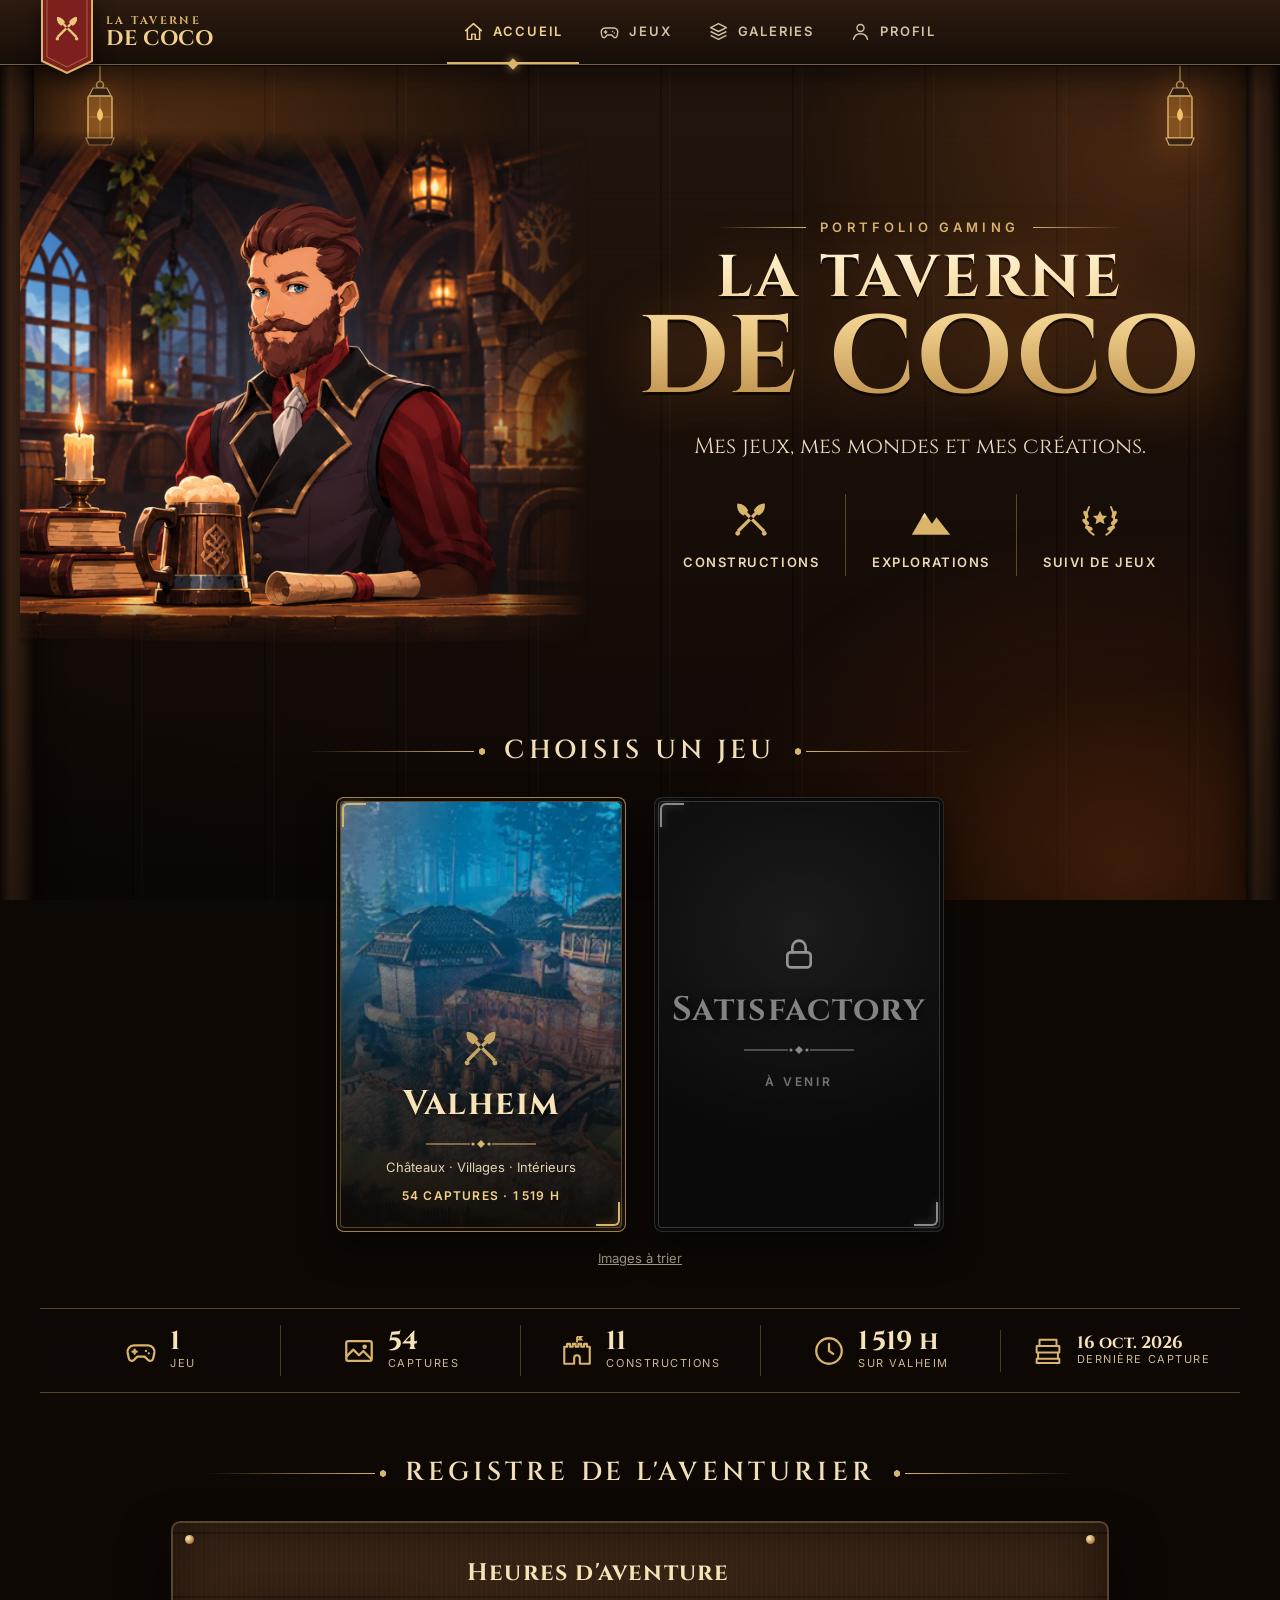
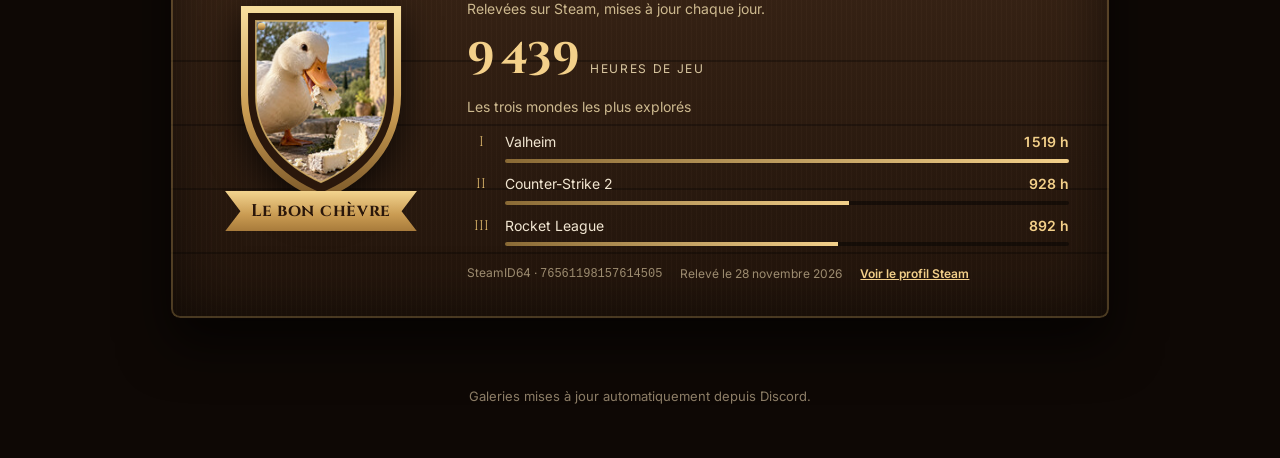
<file: index.html>
<!doctype html>
<html lang="fr">
<head>
  <meta charset="utf-8">
  <meta name="viewport" content="width=device-width, initial-scale=1">
  <title>La Taverne de Coco</title>
  <meta name="description" content="La Taverne de Coco : mes jeux, mes mondes et mes créations.">
  <meta property="og:title" content="La Taverne de Coco">
  <meta property="og:description" content="Mes jeux, mes mondes et mes créations.">
  <meta name="theme-color" content="#1c110a">
  <link rel="preconnect" href="https://fonts.googleapis.com">
  <link rel="preconnect" href="https://fonts.gstatic.com" crossorigin>
  <link href="https://fonts.googleapis.com/css2?family=Cinzel:wght@600;700&family=Inter:wght@400;500;600&display=swap" rel="stylesheet">
  <link rel="stylesheet" href="assets/style.css">
  <link rel="stylesheet" href="assets/taverne.css">
</head>
<body class="taverne">
  <!-- Pictogrammes partagés -->
  <svg width="0" height="0" style="position:absolute" aria-hidden="true">
    <defs>
      <symbol id="i-maison" viewBox="0 0 24 24"><path d="M3 11 12 3l9 8M5 9.5V21h5v-6h4v6h5V9.5" fill="none" stroke="currentColor" stroke-width="1.7" stroke-linejoin="round" stroke-linecap="round"/></symbol>
      <symbol id="i-manette" viewBox="0 0 24 24"><path d="M7 8h10a4.5 4.5 0 0 1 4.4 5.4l-.8 3.8a2.2 2.2 0 0 1-3.8 1L14.6 16H9.4l-2.2 2.2a2.2 2.2 0 0 1-3.8-1l-.8-3.8A4.5 4.5 0 0 1 7 8Z M7.5 11v3M6 12.5h3M15.5 12h.01M17.5 13.6h.01" fill="none" stroke="currentColor" stroke-width="1.6" stroke-linecap="round" stroke-linejoin="round"/></symbol>
      <symbol id="i-calques" viewBox="0 0 24 24"><path d="m12 3 9 4.5-9 4.5-9-4.5L12 3ZM3 12l9 4.5 9-4.5M3 16.5 12 21l9-4.5" fill="none" stroke="currentColor" stroke-width="1.6" stroke-linejoin="round"/></symbol>
      <symbol id="i-profil" viewBox="0 0 24 24"><circle cx="12" cy="8" r="4" fill="none" stroke="currentColor" stroke-width="1.6"/><path d="M4 21c.8-4.2 4-6.5 8-6.5s7.2 2.3 8 6.5" fill="none" stroke="currentColor" stroke-width="1.6" stroke-linecap="round"/></symbol>
      <symbol id="i-haches" viewBox="0 0 48 48"><g fill="currentColor"><path d="M9 6c5 0 10 3 12 8l-5 5C12 18 8 13 9 6Z"/><path d="M39 6c-5 0-10 3-12 8l5 5c4-1 8-6 7-13Z"/><path d="M15 15.5 17.5 13l22 22-2.5 2.5zM33 15.5 30.5 13l-22 22 2.5 2.5z"/><circle cx="9.5" cy="38.5" r="2.6"/><circle cx="38.5" cy="38.5" r="2.6"/></g></symbol>
      <symbol id="i-monts" viewBox="0 0 48 48"><path d="M3 40 17 16l8 12 5-7 15 19Z" fill="currentColor"/><path d="m17 16-3.6 6.2 3.6-1.8 3 2.4Z" fill="#fff3d0" opacity=".65"/></symbol>
      <symbol id="i-laurier" viewBox="0 0 48 48"><g fill="none" stroke="currentColor" stroke-width="2.2" stroke-linecap="round"><path d="M17 40C8 35 6 22 12 10M31 40c9-5 11-18 5-30"/></g><g fill="currentColor"><ellipse cx="8.6" cy="18" rx="2.2" ry="4.4" transform="rotate(-25 8.6 18)"/><ellipse cx="8.4" cy="26" rx="2.2" ry="4.4" transform="rotate(-50 8.4 26)"/><ellipse cx="11.8" cy="33" rx="2.2" ry="4.4" transform="rotate(-70 11.8 33)"/><ellipse cx="39.4" cy="18" rx="2.2" ry="4.4" transform="rotate(25 39.4 18)"/><ellipse cx="39.6" cy="26" rx="2.2" ry="4.4" transform="rotate(50 39.6 26)"/><ellipse cx="36.2" cy="33" rx="2.2" ry="4.4" transform="rotate(70 36.2 33)"/><path d="M24 14l2.4 5 5.4.6-4 3.7 1.1 5.3L24 26l-4.9 2.6 1.1-5.3-4-3.7 5.4-.6Z"/></g></symbol>
      <symbol id="i-cadenas" viewBox="0 0 24 24"><rect x="5" y="11" width="14" height="9" rx="2" fill="none" stroke="currentColor" stroke-width="1.6"/><path d="M8 11V8a4 4 0 0 1 8 0v3" fill="none" stroke="currentColor" stroke-width="1.6" stroke-linecap="round"/></symbol>
      <symbol id="i-image" viewBox="0 0 24 24"><rect x="3" y="5" width="18" height="14" rx="1.5" fill="none" stroke="currentColor" stroke-width="1.6"/><path d="m3 16 5-5 4 4 3-3 6 6" fill="none" stroke="currentColor" stroke-width="1.6" stroke-linejoin="round"/><circle cx="16" cy="9" r="1.6" fill="currentColor"/></symbol>
      <symbol id="i-chateau" viewBox="0 0 24 24"><path d="M3 21V9h2V7h2v2h2V7h2v2h2V7h2v2h2V7h2v2h2v12h-7v-4a2 2 0 0 0-4 0v4Z" fill="none" stroke="currentColor" stroke-width="1.5" stroke-linejoin="round"/><path d="M12 2v4M12 2h3l-1 1 1 1h-3" fill="none" stroke="currentColor" stroke-width="1.3"/></symbol>
      <symbol id="i-sablier" viewBox="0 0 24 24"><circle cx="12" cy="12" r="9" fill="none" stroke="currentColor" stroke-width="1.6"/><path d="M12 7v5l3 2" fill="none" stroke="currentColor" stroke-width="1.6" stroke-linecap="round"/></symbol>
      <symbol id="i-livres" viewBox="0 0 24 24"><path d="M4 17.5h16v3H4zM5 13h14v4.5H5zM4 8.5h16V13H4zM6 4h12v4.5H6z" fill="none" stroke="currentColor" stroke-width="1.4" stroke-linejoin="round"/></symbol>
      <symbol id="i-orne" viewBox="0 0 110 10"><path d="M0 5h44M66 5h44" stroke="currentColor" stroke-width="1"/><path d="m55 1 4 4-4 4-4-4Z" fill="currentColor"/><circle cx="47" cy="5" r="1.6" fill="currentColor"/><circle cx="63" cy="5" r="1.6" fill="currentColor"/></symbol>
      <symbol id="i-lanterne" viewBox="0 0 46 110"><path d="M23 0v18" stroke="currentColor" stroke-width="1.5"/><circle cx="23" cy="21" r="3.5" fill="none" stroke="currentColor" stroke-width="1.5"/><path d="M12 32h22l-4-8H16Z" fill="#3a2414" stroke="currentColor" stroke-width="1.2"/><rect x="11" y="32" width="24" height="42" rx="2" fill="rgba(255,170,60,.28)" stroke="currentColor" stroke-width="1.6"/><path d="M23 32v42M11 53h24" stroke="currentColor" stroke-width=".8" opacity=".55"/><path class="flamme" d="M23 44c4 5 4 10 0 13-4-3-4-8 0-13Z" fill="#ffcf73"/><path d="M9 74h28l-3 7H12Z" fill="#3a2414" stroke="currentColor" stroke-width="1.2"/></symbol>
    </defs>
  </svg>

  <div class="decor" aria-hidden="true">
    <div class="lueur lueur-g"></div>
    <div class="lueur lueur-d"></div>
    <div class="lueur lueur-feu"></div>
    <div class="poteau poteau-g"></div>
    <div class="poteau poteau-d"></div>
    <svg class="lanterne lanterne-g" viewBox="0 0 46 110"><use href="#i-lanterne"/></svg>
    <svg class="lanterne lanterne-d" viewBox="0 0 46 110"><use href="#i-lanterne"/></svg>
  </div>

  <header class="barre">
    <div class="barre-in">
      <a class="blason" href="./" aria-label="La Taverne de Coco, accueil">
        <svg class="fanion" viewBox="0 0 54 76" aria-hidden="true">
          <path d="M2 0h50v62L27 74 2 62Z" fill="#7c1f1d"/>
          <path d="M2 0h50v62L27 74 2 62Z" fill="none" stroke="#d9b46a" stroke-width="2"/>
          <path d="M7 0v58l20 10 20-10V0" fill="none" stroke="#d9b46a" stroke-width=".8" opacity=".6"/>
          <use href="#i-haches" x="11" y="14" width="32" height="32" style="color:#e9c77e"/>
        </svg>
        <span class="blason-nom"><small>La Taverne</small><span>de Coco</span></span>
      </a>
      <nav class="nav" aria-label="Navigation principale">
        <a href="./" aria-current="page"><svg aria-hidden="true"><use href="#i-maison"/></svg>Accueil</a>
        <a href="#jeux"><svg aria-hidden="true"><use href="#i-manette"/></svg>Jeux</a>
        <a href="valheim/"><svg aria-hidden="true"><use href="#i-calques"/></svg>Galeries</a>
        <a href="#registre"><svg aria-hidden="true"><use href="#i-profil"/></svg>Profil</a>
      </nav>
      <span class="barre-cale" aria-hidden="true"></span>
    </div>
  </header>

  <main class="salle">
    <section class="scene">
      <div class="archiviste">
        <img src="assets/portrait-taverne.png" alt="L'archiviste de la taverne : barbe brune, chemise rouge, gilet sombre bordé d'or, chope de bière, livres et parchemin" width="1312" height="1199" fetchpriority="high">
      </div>
      <div class="enseigne">
        <p class="orne">Portfolio gaming</p>
        <h1><span class="l1">La Taverne</span><span class="l2">de Coco</span></h1>
        <p class="devise">Mes jeux, mes mondes et mes créations.</p>
        <ul class="atouts">
          <li><a href="valheim/"><svg aria-hidden="true"><use href="#i-haches"/></svg>Constructions</a></li>
          <li><a href="#registre"><svg aria-hidden="true"><use href="#i-monts"/></svg>Explorations</a></li>
          <li><a href="#registre"><svg aria-hidden="true"><use href="#i-laurier"/></svg>Suivi de jeux</a></li>
        </ul>
      </div>
    </section>

    <section id="jeux" class="choix" aria-labelledby="titre-jeux">
      <h2 class="titre-orne" id="titre-jeux">Choisis un jeu</h2>
      <!-- Pour ajouter un jeu : copier une carte, renseigner data-jeu (dossier) et data-appid (Steam). -->
      <div class="cartes-jeux">
        <a class="carte-jeu cadre" href="valheim/" data-jeu="valheim" data-appid="892970">
          <div class="visuel"></div>
          <div class="voile">
            <svg class="embleme" aria-hidden="true"><use href="#i-haches"/></svg>
            <h3>Valheim</h3>
            <svg class="orne-mini" aria-hidden="true"><use href="#i-orne"/></svg>
            <p class="sous">Châteaux · Villages · Intérieurs</p>
            <p class="mesures"></p>
          </div>
        </a>
        <div class="carte-jeu cadre verrou" aria-disabled="true" data-appid="526870">
          <div class="visuel"></div>
          <div class="voile">
            <svg class="cadenas" aria-hidden="true"><use href="#i-cadenas"/></svg>
            <h3>Satisfactory</h3>
            <svg class="orne-mini" aria-hidden="true"><use href="#i-orne"/></svg>
            <p class="mesures">À venir</p>
          </div>
        </div>
      </div>
      <p class="a-trier-lien" id="lien-a-trier" hidden style="text-align:center;margin-top:16px;font-size:13px"><a href="a-trier/" style="color:#a79c88">Images à trier</a></p>
    </section>

    <section class="registre-chiffres" aria-label="Chiffres de la taverne">
      <div><svg aria-hidden="true"><use href="#i-manette"/></svg><p style="margin:0"><strong id="n-jeux">1</strong><span>Jeu</span></p></div>
      <div><svg aria-hidden="true"><use href="#i-image"/></svg><p style="margin:0"><strong id="n-captures">—</strong><span>Captures</span></p></div>
      <div><svg aria-hidden="true"><use href="#i-chateau"/></svg><p style="margin:0"><strong id="n-constructions">—</strong><span>Constructions</span></p></div>
      <div><svg aria-hidden="true"><use href="#i-sablier"/></svg><p style="margin:0"><strong id="n-heures">—</strong><span>Sur Valheim</span></p></div>
      <div><svg aria-hidden="true"><use href="#i-livres"/></svg><p style="margin:0"><strong id="n-derniere" style="font-size:17px">—</strong><span>Dernière capture</span></p></div>
    </section>

    <section id="registre" class="registre" aria-labelledby="titre-registre">
      <h2 class="titre-orne" id="titre-registre">Registre de l'aventurier</h2>
      <div class="planche">
        <div>
          <a class="ecu-lien" id="ecu-lien" href="https://steamcommunity.com/profiles/76561198157614505" target="_blank" rel="noopener" aria-label="Ouvrir le profil Steam">
            <svg class="ecu" viewBox="0 0 120 140" aria-hidden="true">
              <defs>
                <clipPath id="ecu-forme"><path d="M14 14h92v52c0 30-20 50-46 62C34 116 14 96 14 66Z"/></clipPath>
                <linearGradient id="ecu-or" x1="0" y1="0" x2="0" y2="1"><stop offset="0" stop-color="#f6dc9c"/><stop offset=".55" stop-color="#c99b52"/><stop offset="1" stop-color="#7d5a2a"/></linearGradient>
              </defs>
              <path d="M6 6h108v60c0 36-24 60-54 72C30 126 6 102 6 66Z" fill="#2a170b" stroke="url(#ecu-or)" stroke-width="5"/>
              <rect x="14" y="14" width="92" height="116" fill="#3a2516" clip-path="url(#ecu-forme)"/>
              <g id="ecu-vide" fill="#d9b46a" opacity=".55"><use href="#i-haches" x="34" y="36" width="52" height="52"/></g>
              <image id="ecu-avatar" x="14" y="14" width="92" height="116" preserveAspectRatio="xMidYMid slice" clip-path="url(#ecu-forme)" style="display:none"/>
              <path d="M14 14h92v52c0 30-20 50-46 62C34 116 14 96 14 66Z" fill="none" stroke="#d9b46a" stroke-width="1.2" opacity=".8"/>
              <circle cx="18" cy="18" r="2.6" fill="url(#ecu-or)"/><circle cx="102" cy="18" r="2.6" fill="url(#ecu-or)"/>
            </svg>
            <span class="plaque" id="steam-pseudo">Profil Steam</span>
          </a>
        </div>
        <div class="registre-texte">
          <h3>Heures d'aventure</h3>
          <p class="note">Relevées sur Steam, mises à jour chaque jour.</p>
          <div id="registre-donnees" hidden>
            <p class="heures"><strong id="steam-heures">—</strong><span>heures de jeu</span></p>
            <p class="note" style="margin-top:14px">Les trois mondes les plus explorés</p>
            <ol class="mondes" id="steam-mondes"></ol>
          </div>
          <p class="registre-vide" id="registre-vide">Le registre attend sa première synchronisation avec Steam. Aucune statistique n'est affichée tant qu'elle n'est pas relevée.</p>
          <p class="registre-pied">
            <span>SteamID64 · <code>76561198157614505</code></span>
            <span id="steam-date"></span>
            <a href="https://steamcommunity.com/profiles/76561198157614505" target="_blank" rel="noopener">Voir le profil Steam</a>
          </p>
        </div>
      </div>
    </section>
  </main>

  <p class="pied-taverne">Galeries mises à jour automatiquement depuis Discord.</p>

  <script src="assets/accueil.js"></script>
</body>
</html>
</file>
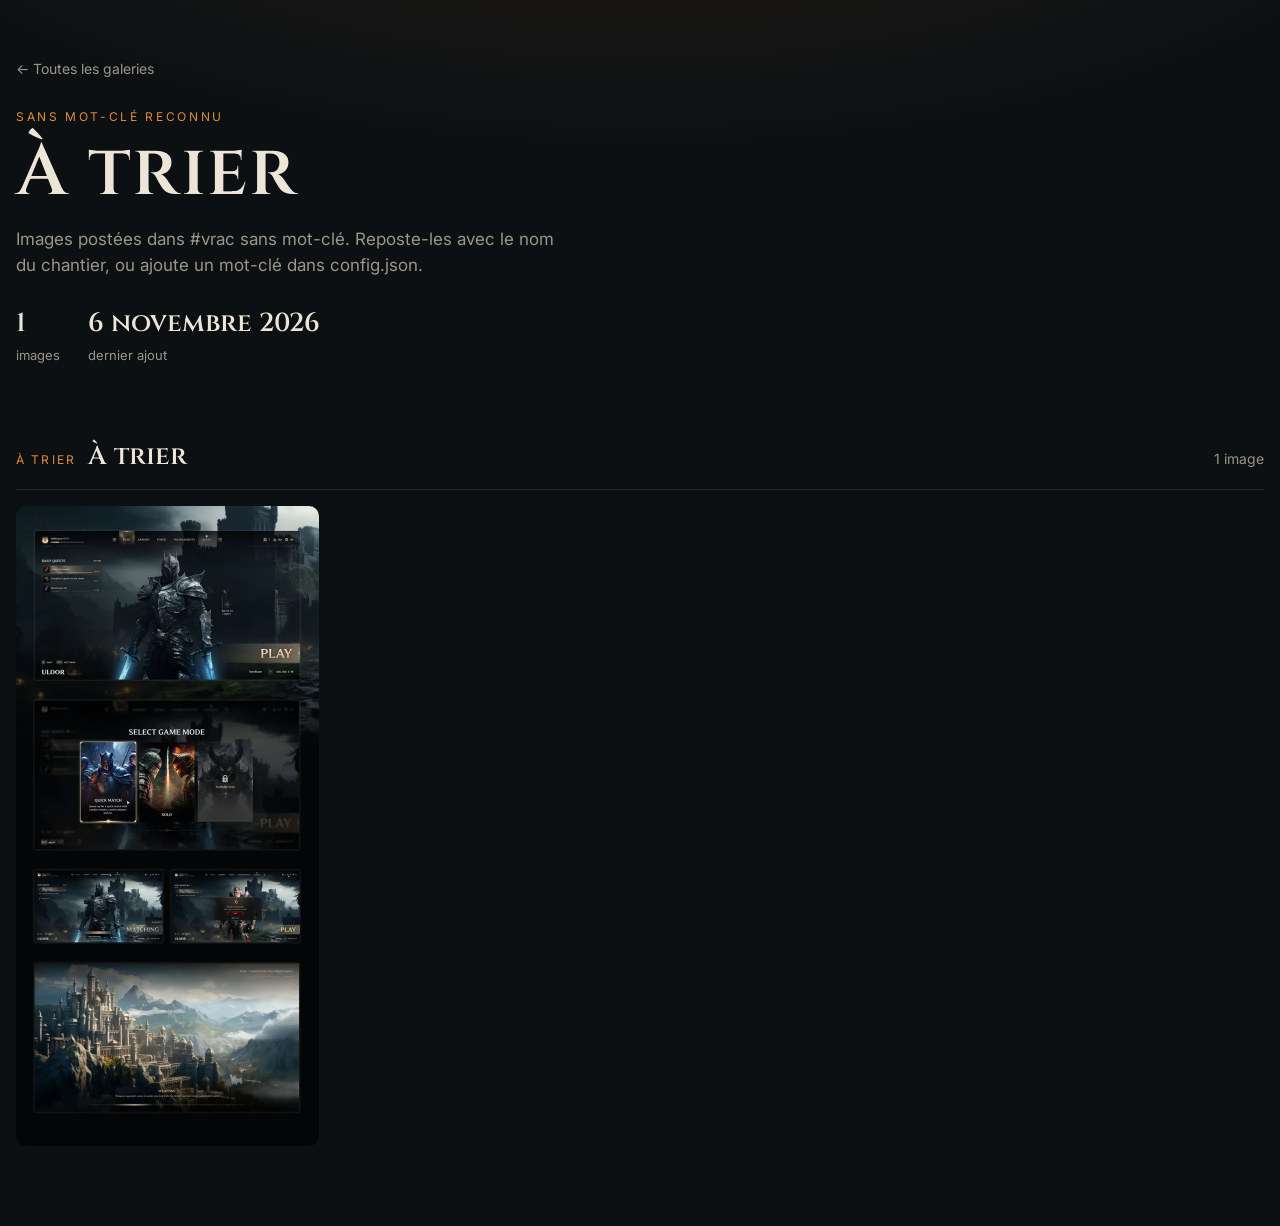
<file: a-trier/index.html>
<!doctype html>
<html lang="fr">
<head>
  <meta charset="utf-8">
  <meta name="viewport" content="width=device-width, initial-scale=1">
  <title>À trier · Galeries</title>
  <meta name="robots" content="noindex">
  <link rel="preconnect" href="https://fonts.googleapis.com">
  <link rel="preconnect" href="https://fonts.gstatic.com" crossorigin>
  <link href="https://fonts.googleapis.com/css2?family=Cinzel:wght@600&family=Inter:wght@400;500;600&display=swap" rel="stylesheet">
  <link rel="stylesheet" href="../assets/style.css">
</head>
<body data-jeu="a-trier">
  <main class="page">
    <header class="entete">
      <a class="retour" href="../">← Toutes les galeries</a>
      <p class="surtitre">Sans mot-clé reconnu</p>
      <h1>À trier</h1>
      <p class="accroche">Images postées dans #vrac sans mot-clé. Reposte-les avec le nom du chantier, ou ajoute un mot-clé dans config.json.</p>
      <div class="chiffres">
        <div><strong id="nb-images">0</strong>images</div>
        <div hidden><strong id="nb-chantiers">0</strong></div>
        <div><strong id="derniere">—</strong>dernier ajout</div>
      </div>
    </header>
    <nav class="filtres" id="filtres"></nav>
    <div id="contenu"></div>
  </main>

  <div class="visionneuse" id="visionneuse" role="dialog" aria-modal="true" aria-label="Image agrandie">
    <button class="bouton-v fermer" type="button" aria-label="Fermer">✕</button>
    <button class="bouton-v prec" type="button" aria-label="Précédente">‹</button>
    <img alt="">
    <button class="bouton-v suiv" type="button" aria-label="Suivante">›</button>
    <div class="infos"></div>
  </div>

  <script src="../assets/galerie.js"></script>
</body>
</html>
</file>
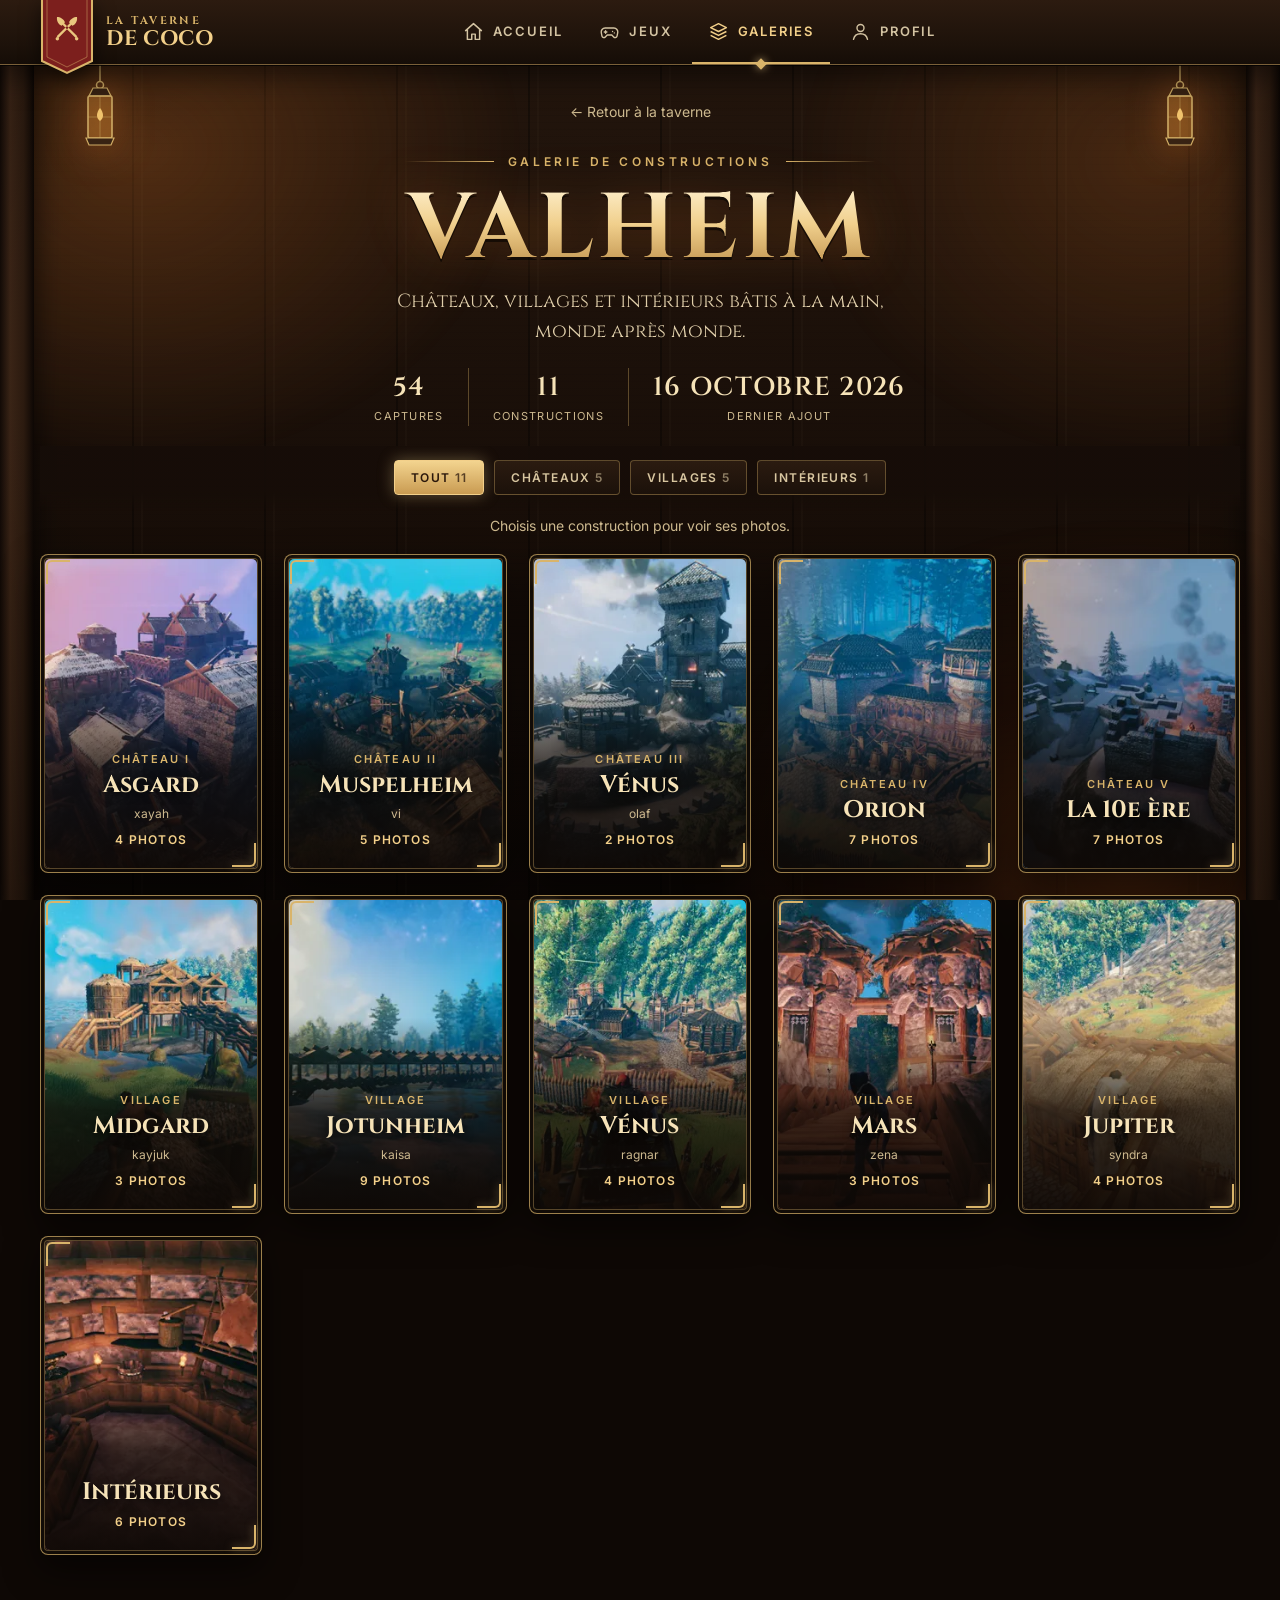
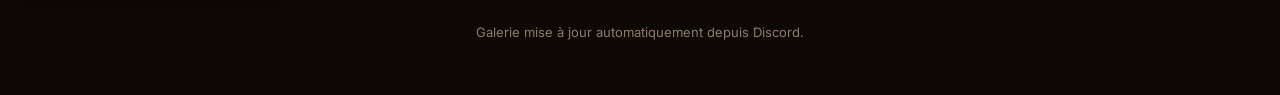
<file: valheim/index.html>
<!doctype html>
<html lang="fr">
<head>
  <meta charset="utf-8">
  <meta name="viewport" content="width=device-width, initial-scale=1">
  <title>Valheim · La Taverne de Coco</title>
  <meta name="description" content="Châteaux, villages et intérieurs construits dans Valheim : galerie de La Taverne de Coco.">
  <meta property="og:title" content="Valheim · La Taverne de Coco">
  <meta name="theme-color" content="#1c110a">
  <link rel="preconnect" href="https://fonts.googleapis.com">
  <link rel="preconnect" href="https://fonts.gstatic.com" crossorigin>
  <link href="https://fonts.googleapis.com/css2?family=Cinzel:wght@600;700&family=Inter:wght@400;500;600&display=swap" rel="stylesheet">
  <link rel="stylesheet" href="../assets/style.css">
  <link rel="stylesheet" href="../assets/taverne.css">
</head>
<body class="taverne" data-jeu="valheim">
  <!-- Pictogrammes partagés -->
  <svg width="0" height="0" style="position:absolute" aria-hidden="true">
    <defs>
      <symbol id="i-maison" viewBox="0 0 24 24"><path d="M3 11 12 3l9 8M5 9.5V21h5v-6h4v6h5V9.5" fill="none" stroke="currentColor" stroke-width="1.7" stroke-linejoin="round" stroke-linecap="round"/></symbol>
      <symbol id="i-manette" viewBox="0 0 24 24"><path d="M7 8h10a4.5 4.5 0 0 1 4.4 5.4l-.8 3.8a2.2 2.2 0 0 1-3.8 1L14.6 16H9.4l-2.2 2.2a2.2 2.2 0 0 1-3.8-1l-.8-3.8A4.5 4.5 0 0 1 7 8Z M7.5 11v3M6 12.5h3M15.5 12h.01M17.5 13.6h.01" fill="none" stroke="currentColor" stroke-width="1.6" stroke-linecap="round" stroke-linejoin="round"/></symbol>
      <symbol id="i-calques" viewBox="0 0 24 24"><path d="m12 3 9 4.5-9 4.5-9-4.5L12 3ZM3 12l9 4.5 9-4.5M3 16.5 12 21l9-4.5" fill="none" stroke="currentColor" stroke-width="1.6" stroke-linejoin="round"/></symbol>
      <symbol id="i-profil" viewBox="0 0 24 24"><circle cx="12" cy="8" r="4" fill="none" stroke="currentColor" stroke-width="1.6"/><path d="M4 21c.8-4.2 4-6.5 8-6.5s7.2 2.3 8 6.5" fill="none" stroke="currentColor" stroke-width="1.6" stroke-linecap="round"/></symbol>
      <symbol id="i-haches" viewBox="0 0 48 48"><g fill="currentColor"><path d="M9 6c5 0 10 3 12 8l-5 5C12 18 8 13 9 6Z"/><path d="M39 6c-5 0-10 3-12 8l5 5c4-1 8-6 7-13Z"/><path d="M15 15.5 17.5 13l22 22-2.5 2.5zM33 15.5 30.5 13l-22 22 2.5 2.5z"/><circle cx="9.5" cy="38.5" r="2.6"/><circle cx="38.5" cy="38.5" r="2.6"/></g></symbol>
      <symbol id="i-monts" viewBox="0 0 48 48"><path d="M3 40 17 16l8 12 5-7 15 19Z" fill="currentColor"/><path d="m17 16-3.6 6.2 3.6-1.8 3 2.4Z" fill="#fff3d0" opacity=".65"/></symbol>
      <symbol id="i-laurier" viewBox="0 0 48 48"><g fill="none" stroke="currentColor" stroke-width="2.2" stroke-linecap="round"><path d="M17 40C8 35 6 22 12 10M31 40c9-5 11-18 5-30"/></g><g fill="currentColor"><ellipse cx="8.6" cy="18" rx="2.2" ry="4.4" transform="rotate(-25 8.6 18)"/><ellipse cx="8.4" cy="26" rx="2.2" ry="4.4" transform="rotate(-50 8.4 26)"/><ellipse cx="11.8" cy="33" rx="2.2" ry="4.4" transform="rotate(-70 11.8 33)"/><ellipse cx="39.4" cy="18" rx="2.2" ry="4.4" transform="rotate(25 39.4 18)"/><ellipse cx="39.6" cy="26" rx="2.2" ry="4.4" transform="rotate(50 39.6 26)"/><ellipse cx="36.2" cy="33" rx="2.2" ry="4.4" transform="rotate(70 36.2 33)"/><path d="M24 14l2.4 5 5.4.6-4 3.7 1.1 5.3L24 26l-4.9 2.6 1.1-5.3-4-3.7 5.4-.6Z"/></g></symbol>
      <symbol id="i-cadenas" viewBox="0 0 24 24"><rect x="5" y="11" width="14" height="9" rx="2" fill="none" stroke="currentColor" stroke-width="1.6"/><path d="M8 11V8a4 4 0 0 1 8 0v3" fill="none" stroke="currentColor" stroke-width="1.6" stroke-linecap="round"/></symbol>
      <symbol id="i-image" viewBox="0 0 24 24"><rect x="3" y="5" width="18" height="14" rx="1.5" fill="none" stroke="currentColor" stroke-width="1.6"/><path d="m3 16 5-5 4 4 3-3 6 6" fill="none" stroke="currentColor" stroke-width="1.6" stroke-linejoin="round"/><circle cx="16" cy="9" r="1.6" fill="currentColor"/></symbol>
      <symbol id="i-chateau" viewBox="0 0 24 24"><path d="M3 21V9h2V7h2v2h2V7h2v2h2V7h2v2h2V7h2v2h2v12h-7v-4a2 2 0 0 0-4 0v4Z" fill="none" stroke="currentColor" stroke-width="1.5" stroke-linejoin="round"/><path d="M12 2v4M12 2h3l-1 1 1 1h-3" fill="none" stroke="currentColor" stroke-width="1.3"/></symbol>
      <symbol id="i-sablier" viewBox="0 0 24 24"><circle cx="12" cy="12" r="9" fill="none" stroke="currentColor" stroke-width="1.6"/><path d="M12 7v5l3 2" fill="none" stroke="currentColor" stroke-width="1.6" stroke-linecap="round"/></symbol>
      <symbol id="i-livres" viewBox="0 0 24 24"><path d="M4 17.5h16v3H4zM5 13h14v4.5H5zM4 8.5h16V13H4zM6 4h12v4.5H6z" fill="none" stroke="currentColor" stroke-width="1.4" stroke-linejoin="round"/></symbol>
      <symbol id="i-orne" viewBox="0 0 110 10"><path d="M0 5h44M66 5h44" stroke="currentColor" stroke-width="1"/><path d="m55 1 4 4-4 4-4-4Z" fill="currentColor"/><circle cx="47" cy="5" r="1.6" fill="currentColor"/><circle cx="63" cy="5" r="1.6" fill="currentColor"/></symbol>
      <symbol id="i-lanterne" viewBox="0 0 46 110"><path d="M23 0v18" stroke="currentColor" stroke-width="1.5"/><circle cx="23" cy="21" r="3.5" fill="none" stroke="currentColor" stroke-width="1.5"/><path d="M12 32h22l-4-8H16Z" fill="#3a2414" stroke="currentColor" stroke-width="1.2"/><rect x="11" y="32" width="24" height="42" rx="2" fill="rgba(255,170,60,.28)" stroke="currentColor" stroke-width="1.6"/><path d="M23 32v42M11 53h24" stroke="currentColor" stroke-width=".8" opacity=".55"/><path class="flamme" d="M23 44c4 5 4 10 0 13-4-3-4-8 0-13Z" fill="#ffcf73"/><path d="M9 74h28l-3 7H12Z" fill="#3a2414" stroke="currentColor" stroke-width="1.2"/></symbol>
    </defs>
  </svg>

  <div class="decor" aria-hidden="true">
    <div class="lueur lueur-g"></div>
    <div class="lueur lueur-d"></div>
    <div class="lueur lueur-feu"></div>
    <div class="poteau poteau-g"></div>
    <div class="poteau poteau-d"></div>
    <svg class="lanterne lanterne-g" viewBox="0 0 46 110"><use href="#i-lanterne"/></svg>
    <svg class="lanterne lanterne-d" viewBox="0 0 46 110"><use href="#i-lanterne"/></svg>
  </div>

  <header class="barre">
    <div class="barre-in">
      <a class="blason" href="../" aria-label="La Taverne de Coco, accueil">
        <svg class="fanion" viewBox="0 0 54 76" aria-hidden="true">
          <path d="M2 0h50v62L27 74 2 62Z" fill="#7c1f1d"/>
          <path d="M2 0h50v62L27 74 2 62Z" fill="none" stroke="#d9b46a" stroke-width="2"/>
          <path d="M7 0v58l20 10 20-10V0" fill="none" stroke="#d9b46a" stroke-width=".8" opacity=".6"/>
          <use href="#i-haches" x="11" y="14" width="32" height="32" style="color:#e9c77e"/>
        </svg>
        <span class="blason-nom"><small>La Taverne</small><span>de Coco</span></span>
      </a>
      <nav class="nav" aria-label="Navigation principale">
        <a href="../"><svg aria-hidden="true"><use href="#i-maison"/></svg>Accueil</a>
        <a href="../#jeux"><svg aria-hidden="true"><use href="#i-manette"/></svg>Jeux</a>
        <a href="./" aria-current="page"><svg aria-hidden="true"><use href="#i-calques"/></svg>Galeries</a>
        <a href="../#registre"><svg aria-hidden="true"><use href="#i-profil"/></svg>Profil</a>
      </nav>
      <span class="barre-cale" aria-hidden="true"></span>
    </div>
  </header>

  <main class="galerie-salle">
    <header class="entete">
      <a class="retour" href="../">← Retour à la taverne</a>
      <p class="orne">Galerie de constructions</p>
      <h1>Valheim</h1>
      <p class="accroche" id="accroche">Châteaux, villages et intérieurs bâtis à la main, monde après monde.</p>
      <div class="chiffres">
        <div><strong id="nb-images">0</strong>captures</div>
        <div><strong id="nb-chantiers">0</strong>constructions</div>
        <div><strong id="derniere">—</strong>dernier ajout</div>
      </div>
    </header>

    <nav class="filtres" id="filtres" aria-label="Filtrer les constructions"></nav>
    <p class="consigne" id="consigne" style="text-align:center;color:#cdb98f;font-size:14px;margin:4px 0 18px">Choisis une construction pour voir ses photos.</p>
    <div class="constructions" id="constructions"></div>

    <section class="detail-construction" id="detail" hidden aria-live="polite">
      <div class="detail-tete">
        <span class="rang-type" id="detail-type"></span>
        <h2 id="detail-nom"></h2>
        <span class="etiquette" id="detail-etiquette" hidden></span>
        <span class="compte" id="detail-compte"></span>
        <button class="fermer-detail" type="button" id="detail-fermer">Fermer</button>
      </div>
      <div class="mur" id="detail-mur"></div>
    </section>
  </main>

  <p class="pied-taverne">Galerie mise à jour automatiquement depuis Discord.</p>

  <div class="visionneuse" id="visionneuse" role="dialog" aria-modal="true" aria-label="Image agrandie">
    <button class="bouton-v fermer" type="button" aria-label="Fermer">✕</button>
    <button class="bouton-v prec" type="button" aria-label="Précédente">‹</button>
    <img alt="">
    <button class="bouton-v suiv" type="button" aria-label="Suivante">›</button>
    <div class="infos"></div>
  </div>

  <script src="../assets/constructions.js"></script>
</body>
</html>
</file>
<file: assets/style.css>
:root {
  --bg: #0d1012;
  --surface: #161b1e;
  --surface-2: #1d2428;
  --ink: #ece5d8;
  --muted: #9b958a;
  --line: rgba(236, 229, 216, 0.11);
  --accent: #e0893a;
  --accent-soft: rgba(224, 137, 58, 0.14);
  --rayon: 10px;
  --titre: "Cinzel", Georgia, serif;
  --texte: "Inter", system-ui, -apple-system, sans-serif;
}

* { box-sizing: border-box; }
html { -webkit-text-size-adjust: 100%; }
body {
  margin: 0;
  background:
    radial-gradient(1200px 500px at 50% -200px, rgba(224, 137, 58, 0.10), transparent 70%),
    var(--bg);
  color: var(--ink);
  font-family: var(--texte);
  font-size: 16px;
  line-height: 1.55;
  min-height: 100vh;
}
a { color: inherit; }
img { display: block; max-width: 100%; }

.page { max-width: 1280px; margin: 0 auto; padding: 0 16px 80px; }

/* ---------- en-tête */
.entete { padding: 56px 0 28px; }
.retour {
  display: inline-flex; gap: 6px; align-items: center;
  color: var(--muted); text-decoration: none; font-size: 14px; margin-bottom: 28px;
}
.retour:hover { color: var(--ink); }
.surtitre {
  font-size: 12px; letter-spacing: .22em; text-transform: uppercase;
  color: var(--accent); margin: 0 0 10px;
}
h1 {
  font-family: var(--titre); font-weight: 600;
  font-size: clamp(36px, 7vw, 72px); line-height: 1.02; margin: 0;
  letter-spacing: .02em;
}
.accroche { color: var(--muted); max-width: 560px; margin: 16px 0 0; font-size: 17px; }
.chiffres { display: flex; gap: 28px; margin-top: 26px; flex-wrap: wrap; }
.chiffres div { font-size: 13px; color: var(--muted); }
.chiffres strong { display: block; font-family: var(--titre); font-size: 26px; color: var(--ink); font-weight: 600; }

/* ---------- filtres */
.filtres {
  position: sticky; top: 0; z-index: 5;
  display: flex; gap: 8px; overflow-x: auto; padding: 14px 0;
  background: linear-gradient(var(--bg) 75%, transparent);
  scrollbar-width: none;
}
.filtres::-webkit-scrollbar { display: none; }
.filtre {
  flex: none; border: 1px solid var(--line); background: var(--surface);
  color: var(--muted); border-radius: 999px; padding: 7px 15px;
  font: 500 14px var(--texte); cursor: pointer;
}
.filtre:hover { color: var(--ink); }
.filtre[aria-pressed="true"] { background: var(--accent-soft); border-color: var(--accent); color: var(--ink); }
.filtre span { opacity: .6; margin-left: 4px; }

/* ---------- chantiers */
.chantier { margin-top: 44px; scroll-margin-top: 70px; }
.chantier[hidden] { display: none; }
.chantier-tete {
  display: flex; align-items: baseline; gap: 12px; flex-wrap: wrap;
  border-bottom: 1px solid var(--line); padding-bottom: 12px; margin-bottom: 16px;
}
.chantier-type { font-size: 12px; letter-spacing: .18em; text-transform: uppercase; color: var(--accent); }
.chantier h2 { font-family: var(--titre); font-weight: 600; font-size: 26px; margin: 0; }
.etiquette {
  font-size: 12px; color: var(--muted); border: 1px solid var(--line);
  border-radius: 999px; padding: 2px 10px;
}
.compte { margin-left: auto; color: var(--muted); font-size: 14px; }

.mur { columns: 4 260px; column-gap: 12px; }
.vignette {
  break-inside: avoid; margin: 0 0 12px; border-radius: var(--rayon); overflow: hidden;
  background: var(--surface-2); cursor: zoom-in; position: relative;
  border: 0; padding: 0; width: 100%; display: block;
}
.vignette img { width: 100%; height: auto; transition: transform .5s ease, opacity .4s; opacity: 0; }
.vignette img.charge { opacity: 1; }
.vignette:hover img { transform: scale(1.03); }
.vignette:focus-visible { outline: 2px solid var(--accent); outline-offset: 2px; }

/* ---------- état vide */
.vide {
  margin-top: 40px; padding: 48px 24px; text-align: center;
  border: 1px dashed var(--line); border-radius: 14px; color: var(--muted);
}
.vide h2 { font-family: var(--titre); color: var(--ink); font-weight: 600; margin: 0 0 8px; }

/* ---------- visionneuse */
.visionneuse {
  position: fixed; inset: 0; z-index: 20; background: rgba(6, 8, 9, .94);
  display: none; align-items: center; justify-content: center; padding: 56px 16px 96px;
}
.visionneuse.ouverte { display: flex; }
.visionneuse img { max-height: 100%; max-width: 100%; border-radius: 6px; box-shadow: 0 20px 60px rgba(0,0,0,.5); }
.visionneuse .infos {
  position: absolute; left: 16px; right: 16px; bottom: 22px; text-align: center;
  color: var(--muted); font-size: 14px;
}
.visionneuse .infos strong { color: var(--ink); font-weight: 600; }
.bouton-v {
  position: absolute; background: var(--surface); border: 1px solid var(--line); color: var(--ink);
  width: 44px; height: 44px; border-radius: 50%; font-size: 20px; cursor: pointer;
  display: grid; place-items: center;
}
.bouton-v:hover { border-color: var(--accent); }
.fermer { top: 14px; right: 14px; }
.prec { left: 14px; top: 50%; transform: translateY(-50%); }
.suiv { right: 14px; top: 50%; transform: translateY(-50%); }
@media (max-width: 600px) { .prec, .suiv { top: auto; bottom: 64px; transform: none; } }

/* ---------- accueil */
.jeux { display: grid; grid-template-columns: repeat(auto-fill, minmax(300px, 1fr)); gap: 18px; margin-top: 12px; }
.carte-jeu {
  position: relative; display: block; text-decoration: none; border-radius: 14px; overflow: hidden;
  background: var(--surface); border: 1px solid var(--line); aspect-ratio: 4 / 3;
}
.carte-jeu img { position: absolute; inset: 0; width: 100%; height: 100%; object-fit: cover; transition: transform .6s ease; }
.carte-jeu:hover img { transform: scale(1.04); }
.carte-jeu .voile {
  position: absolute; inset: 0; padding: 20px; display: flex; flex-direction: column; justify-content: flex-end;
  background: linear-gradient(transparent 35%, rgba(8, 10, 11, .9));
}
.carte-jeu h2 { font-family: var(--titre); font-weight: 600; font-size: 30px; margin: 0; }
.carte-jeu p { margin: 4px 0 0; color: var(--muted); font-size: 14px; }
.carte-jeu.a-trier { aspect-ratio: auto; min-height: 140px; border-style: dashed; }
.carte-jeu.a-trier .voile { background: none; }

.pied { margin-top: 64px; color: var(--muted); font-size: 13px; }
</file>
<file: assets/taverne.css>
/* =====================================================================
   La Taverne de Coco : décor commun (accueil + galeries)
   Bois sombre, poutres, lanternes, cheminée, dorures.
   Chargé après style.css, uniquement par les pages « taverne ».
   ===================================================================== */
body.taverne {
  --or: #d9b46a;
  --or-vif: #f3d08a;
  --or-sombre: #8a6a35;
  --bois: #2a1a10;
  --bois-2: #1c110a;
  --nuit: #0e0805;
  --creme: #f1e6d2;
  --sourd: #a8977c;
  --cramoisi: #7c1f1d;
  --braise: 224, 120, 40;
  background: var(--nuit);
  color: var(--creme);
  position: relative;
  overflow-x: hidden;
}
.taverne a { color: inherit; }
.taverne :focus-visible { outline: 2px solid var(--or-vif); outline-offset: 3px; }

/* ---------- décor fixe : planches, lanternes, cheminée */
.decor { position: fixed; inset: 0; z-index: 0; pointer-events: none; overflow: hidden; }
.decor::before {
  /* murs en planches verticales */
  content: ""; position: absolute; inset: 0;
  background:
    repeating-linear-gradient(90deg, rgba(0, 0, 0, .32) 0 2px, transparent 2px 9px, rgba(255, 220, 170, .018) 9px 11px, transparent 11px 132px),
    repeating-linear-gradient(0deg, rgba(0, 0, 0, .05) 0 1px, transparent 1px 7px),
    linear-gradient(180deg, #24160d 0%, #180e08 55%, #0e0805 100%);
}
.decor::after {
  /* poutre basse au sol et ombre générale */
  content: ""; position: absolute; inset: 0;
  background:
    radial-gradient(120% 90% at 50% 40%, transparent 40%, rgba(0, 0, 0, .55) 100%);
}
.lueur { position: absolute; border-radius: 50%; filter: blur(8px); }
.lueur-g { width: 760px; height: 620px; left: -240px; top: -160px; background: radial-gradient(closest-side, rgba(var(--braise), .26), transparent); animation: vacille 5.5s ease-in-out infinite; }
.lueur-d { width: 700px; height: 600px; right: -220px; top: -140px; background: radial-gradient(closest-side, rgba(var(--braise), .2), transparent); animation: vacille 6.8s ease-in-out infinite reverse; }
.lueur-feu { width: 900px; height: 700px; right: -300px; bottom: -320px; background: radial-gradient(closest-side, rgba(240, 110, 30, .3), rgba(200, 70, 20, .1) 55%, transparent); animation: feu 3.2s ease-in-out infinite; }
.poteau { position: absolute; top: 0; bottom: 0; width: 34px; background: linear-gradient(90deg, #120a06, #3a2416 30%, #2b1a0f 70%, #0d0704); box-shadow: 0 0 30px rgba(0, 0, 0, .7); }
.poteau-g { left: 0; }
.poteau-d { right: 0; }
.lanterne { position: absolute; top: 64px; width: 46px; color: var(--or); filter: drop-shadow(0 0 18px rgba(var(--braise), .8)); }
.lanterne .flamme { animation: flamme 2.4s ease-in-out infinite; transform-origin: 50% 80%; }
.lanterne-g { left: 6%; }
.lanterne-d { right: 6%; }
@keyframes vacille { 0%, 100% { opacity: .85; } 50% { opacity: 1; } 70% { opacity: .78; } }
@keyframes feu { 0%, 100% { opacity: .85; transform: scale(1); } 40% { opacity: 1; transform: scale(1.04); } 70% { opacity: .9; } }
@keyframes flamme { 0%, 100% { opacity: 1; transform: scaleY(1); } 50% { opacity: .8; transform: scaleY(.88); } }
@media (max-width: 1100px) { .poteau, .lanterne { display: none; } }
@media (prefers-reduced-motion: reduce) { .lueur, .lanterne .flamme { animation: none; } }

/* ---------- barre supérieure : poutre sculptée */
.barre {
  position: sticky; top: 0; z-index: 10;
  background: linear-gradient(180deg, #2c1b10 0%, #1d120a 70%, #150d07 100%);
  border-bottom: 1px solid rgba(217, 180, 106, .45);
  box-shadow: 0 1px 0 rgba(0, 0, 0, .8), 0 10px 30px rgba(0, 0, 0, .55);
}
.barre-in { max-width: 1240px; margin: 0 auto; padding: 0 20px; height: 64px; display: flex; align-items: center; gap: 18px; position: relative; }
.blason { display: flex; align-items: flex-start; gap: 12px; text-decoration: none; align-self: stretch; }
.fanion { width: 54px; flex: none; margin-top: -1px; filter: drop-shadow(0 6px 10px rgba(0, 0, 0, .6)); }
.blason-nom { font-family: var(--titre); font-weight: 700; color: var(--or-vif); line-height: 1; letter-spacing: .04em; align-self: center; text-transform: uppercase; }
.blason-nom small { display: block; font-size: 11px; letter-spacing: .22em; color: var(--or); margin-bottom: 3px; }
.blason-nom span { font-size: 21px; }
.nav { display: flex; gap: 4px; margin-left: auto; margin-right: auto; }
.nav a {
  display: inline-flex; align-items: center; gap: 9px; height: 64px; padding: 0 16px;
  text-decoration: none; text-transform: uppercase; letter-spacing: .14em; font-size: 13px; font-weight: 600;
  color: #d3c3a2; border-bottom: 2px solid transparent; position: relative;
}
.nav a svg { width: 21px; height: 21px; flex: none; }
.nav a:hover { color: var(--or-vif); }
.nav a[aria-current="page"] { color: var(--or-vif); border-color: var(--or); }
.nav a[aria-current="page"]::after {
  content: ""; position: absolute; left: 50%; bottom: -6px; width: 8px; height: 8px; margin-left: -4px;
  background: var(--or); transform: rotate(45deg); box-shadow: 0 0 8px rgba(243, 208, 138, .7);
}
.barre-cale { width: 54px; flex: none; }
@media (max-width: 900px) {
  .blason-nom { display: none; }
  .barre-cale { display: none; }
  .nav { margin-right: 0; }
  .nav a { padding: 0 10px; letter-spacing: .08em; font-size: 12px; gap: 6px; }
}
@media (max-width: 560px) {
  .barre-in { padding: 0 10px; gap: 6px; height: 58px; }
  .fanion { width: 40px; }
  .nav { gap: 0; flex: 1; justify-content: space-around; }
  .nav a { flex-direction: column; justify-content: center; gap: 3px; height: 58px; padding: 0 6px; font-size: 10px; letter-spacing: .06em; }
  .nav a svg { width: 19px; height: 19px; }
}

/* ---------- ornements */
.orne { display: flex; align-items: center; justify-content: center; gap: 14px; color: var(--or); }
.orne::before, .orne::after { content: ""; height: 1px; flex: 0 1 90px; background: linear-gradient(90deg, transparent, var(--or)); }
.orne::after { background: linear-gradient(270deg, transparent, var(--or)); }
.titre-orne {
  display: flex; align-items: center; justify-content: center; gap: 18px; margin: 0 0 26px;
  font-family: var(--titre); font-weight: 600; font-size: clamp(18px, 2.4vw, 26px); letter-spacing: .16em; text-transform: uppercase; color: #f1dfb6;
}
.titre-orne::before, .titre-orne::after {
  content: ""; flex: 0 1 180px; height: 9px;
  background:
    radial-gradient(circle at calc(100% - 4px) 50%, var(--or) 0 3px, transparent 3.5px),
    linear-gradient(90deg, transparent, var(--or)) left center / calc(100% - 12px) 1px no-repeat;
}
.titre-orne::after { transform: scaleX(-1); }

/* ---------- cadre doré commun (cartes) */
.cadre {
  position: relative; border: 1px solid rgba(217, 180, 106, .7); border-radius: 8px;
  box-shadow: inset 0 0 0 3px rgba(14, 8, 5, .95), inset 0 0 0 4px rgba(217, 180, 106, .35), 0 14px 34px rgba(0, 0, 0, .55);
}
.cadre::before, .cadre::after {
  /* coins ornés */
  content: ""; position: absolute; width: 22px; height: 22px; z-index: 3; pointer-events: none;
  border: 2px solid var(--or); filter: drop-shadow(0 0 4px rgba(243, 208, 138, .5));
}
.cadre::before { top: 5px; left: 5px; border-right: 0; border-bottom: 0; border-top-left-radius: 6px; }
.cadre::after { bottom: 5px; right: 5px; border-left: 0; border-top: 0; border-bottom-right-radius: 6px; }

.pied-taverne { position: relative; z-index: 1; text-align: center; color: #8c7d66; font-size: 13px; padding: 34px 16px 40px; }
.pied-taverne a { color: var(--or); }

/* =====================================================================
   Accueil
   ===================================================================== */
.salle { position: relative; z-index: 1; max-width: 1240px; margin: 0 auto; padding: 0 20px 20px; }

.scene { display: grid; grid-template-columns: 6fr 7fr; align-items: center; gap: 10px; min-height: min(640px, calc(100vh - 64px)); padding: 18px 0 8px; }
.archiviste { position: relative; margin-left: -20px; }
.archiviste img {
  width: 100%; height: auto;
  /* fondu des bords dans le décor : le fichier original n'est pas modifié */
  -webkit-mask-image: linear-gradient(90deg, #000 78%, transparent 100%), linear-gradient(180deg, transparent 0, #000 6%, #000 90%, transparent 100%);
  -webkit-mask-composite: source-in;
  mask-image: linear-gradient(90deg, #000 78%, transparent 100%), linear-gradient(180deg, transparent 0, #000 6%, #000 90%, transparent 100%);
  mask-composite: intersect;
}
.enseigne { text-align: center; padding: 10px 0; }
.enseigne .orne { font-size: 13px; letter-spacing: .32em; text-transform: uppercase; font-weight: 600; }
.enseigne h1 {
  margin: 14px 0 0; font-family: var(--titre); font-weight: 700; text-transform: uppercase; line-height: .95; letter-spacing: .02em;
  background: linear-gradient(180deg, #fff1cf 0%, #f0cf8c 45%, #b98a45 100%); -webkit-background-clip: text; background-clip: text; color: transparent;
  filter: drop-shadow(0 3px 0 rgba(0, 0, 0, .55)) drop-shadow(0 0 26px rgba(var(--braise), .35));
}
.enseigne h1 .l1 { display: block; font-size: clamp(30px, 4.6vw, 60px); letter-spacing: .06em; }
.enseigne h1 .l2 { display: block; font-size: clamp(50px, 8.6vw, 112px); }
.devise { margin: 18px 0 0; font-family: var(--titre); font-size: clamp(16px, 1.9vw, 22px); color: #eadbbd; }
.atouts { display: flex; justify-content: center; margin: 30px 0 0; padding: 0; list-style: none; }
.atouts li + li { border-left: 1px solid rgba(217, 180, 106, .35); }
.atouts a { display: flex; flex-direction: column; align-items: center; gap: 10px; padding: 4px 26px; text-decoration: none; text-transform: uppercase; letter-spacing: .12em; font-size: 13px; font-weight: 600; color: #ead9b4; }
.atouts svg { width: 44px; height: 44px; color: var(--or); transition: transform .3s, filter .3s; }
.atouts a:hover svg { transform: translateY(-2px); filter: drop-shadow(0 0 8px rgba(243, 208, 138, .7)); }

/* sélection de jeux : cartes portrait */
.choix { margin-top: 26px; scroll-margin-top: 80px; }
.cartes-jeux { display: flex; justify-content: center; gap: 28px; flex-wrap: wrap; }
.carte-jeu {
  /* remplace l'ancienne carte paysage */
  width: clamp(150px, 26vw, 290px); aspect-ratio: 3 / 4.5; overflow: hidden; display: block; text-decoration: none;
  background: #120b07; transition: transform .35s ease, box-shadow .35s ease;
}
.carte-jeu .visuel { position: absolute; inset: 4px; border-radius: 5px; background: #1a110b center / cover no-repeat; opacity: 0; transition: opacity .6s, transform .9s ease; }
.carte-jeu .visuel.charge { opacity: 1; }
.carte-jeu .voile {
  position: absolute; inset: 4px; border-radius: 5px; z-index: 2; display: flex; flex-direction: column; align-items: center; justify-content: flex-end;
  padding: 18px 14px 22px; text-align: center;
  background: linear-gradient(180deg, rgba(14, 8, 5, .05) 30%, rgba(14, 8, 5, .7) 62%, rgba(14, 8, 5, .96) 100%);
}
.carte-jeu .embleme { width: 46px; height: 46px; color: var(--or); opacity: .9; margin-bottom: 6px; }
.carte-jeu h3 { margin: 0; font-family: var(--titre); font-weight: 700; font-size: clamp(22px, 2.8vw, 34px); color: #f6e3b8; letter-spacing: .04em; text-shadow: 0 2px 12px rgba(0, 0, 0, .9); }
.carte-jeu .orne-mini { width: 110px; height: 10px; margin: 8px 0; color: var(--or); }
.carte-jeu .sous { margin: 0; font-size: 13px; color: #e2d2b2; }
.carte-jeu .mesures { margin: 10px 0 0; font-size: 12px; font-weight: 600; letter-spacing: .1em; text-transform: uppercase; color: var(--or-vif); min-height: 1.4em; }
a.carte-jeu:hover, a.carte-jeu:focus-visible {
  transform: translateY(-6px); outline: none;
  box-shadow: inset 0 0 0 3px rgba(14, 8, 5, .95), inset 0 0 0 4px rgba(243, 208, 138, .7), 0 0 0 1px var(--or-vif), 0 0 38px rgba(243, 208, 138, .55), 0 22px 40px rgba(0, 0, 0, .6);
}
a.carte-jeu:hover .visuel { transform: scale(1.06); }
.carte-jeu.verrou { cursor: not-allowed; border-color: rgba(217, 180, 106, .25); filter: grayscale(1) brightness(.75); }
.carte-jeu.verrou .visuel { opacity: 1; background: radial-gradient(120% 70% at 50% 30%, #3a3430, #141110 70%); }
.carte-jeu.verrou .voile { justify-content: center; background: rgba(8, 6, 5, .35); }
.carte-jeu.verrou h3 { color: #b9ae9b; }
.carte-jeu.verrou .cadenas { width: 40px; height: 40px; color: #cfc4b0; margin-bottom: 10px; }
.carte-jeu.verrou .mesures { color: #a39883; letter-spacing: .24em; }

/* bandeau de chiffres */
.registre-chiffres {
  margin: 40px 0 0; display: grid; grid-template-columns: repeat(5, 1fr); align-items: center;
  border-top: 1px solid rgba(217, 180, 106, .35); border-bottom: 1px solid rgba(217, 180, 106, .35);
  background: linear-gradient(180deg, rgba(14, 8, 5, .3), rgba(14, 8, 5, .75)); padding: 16px 0;
}
.registre-chiffres > div { display: flex; align-items: center; justify-content: center; gap: 12px; padding: 4px 10px; min-width: 0; }
.registre-chiffres > div + div { border-left: 1px solid rgba(217, 180, 106, .3); }
.registre-chiffres svg { width: 34px; height: 34px; color: var(--or); flex: none; }
.registre-chiffres strong { display: block; font-family: var(--titre); font-size: 26px; line-height: 1; color: #f6e3b8; white-space: nowrap; }
.registre-chiffres span { display: block; font-size: 11px; letter-spacing: .14em; text-transform: uppercase; color: #cdb98f; }

/* registre Steam : panneau de bois et écu */
.registre { margin-top: 60px; scroll-margin-top: 80px; }
.planche {
  position: relative; max-width: 940px; margin: 0 auto; padding: 34px 40px; display: grid; grid-template-columns: 220px 1fr; gap: 36px; align-items: center;
  border-radius: 10px; border: 1px solid #0a0503;
  background:
    repeating-linear-gradient(0deg, rgba(0, 0, 0, .28) 0 2px, transparent 2px 64px),
    repeating-linear-gradient(90deg, rgba(255, 210, 150, .025) 0 1px, transparent 1px 5px),
    linear-gradient(180deg, #3a2516, #2a1a0f 60%, #21140b);
  box-shadow: inset 0 0 0 2px rgba(217, 180, 106, .28), inset 0 0 60px rgba(0, 0, 0, .55), 0 26px 50px rgba(0, 0, 0, .6);
}
.planche::before, .planche::after {
  /* clous dorés */
  content: ""; position: absolute; top: 14px; width: 9px; height: 9px; border-radius: 50%;
  background: radial-gradient(circle at 35% 35%, #fff0c4, #b98a45 60%, #5a4020);
  box-shadow: 0 calc(100% + 0px) 0 0 transparent;
}
.planche::before { left: 14px; }
.planche::after { right: 14px; }
.ecu-lien { display: block; text-decoration: none; text-align: center; }
.ecu { width: 170px; height: auto; display: block; margin: 0 auto; filter: drop-shadow(0 10px 18px rgba(0, 0, 0, .7)); transition: filter .3s, transform .3s; }
.ecu-lien:hover .ecu { transform: translateY(-3px); filter: drop-shadow(0 0 16px rgba(243, 208, 138, .55)) drop-shadow(0 10px 18px rgba(0, 0, 0, .7)); }
.plaque {
  display: inline-block; margin-top: -8px; position: relative; padding: 7px 26px; min-width: 150px;
  font-family: var(--titre); font-weight: 700; font-size: 17px; color: #2a170b; letter-spacing: .04em;
  background: linear-gradient(180deg, #f3d48f, #c99b52 60%, #a87b3b);
  clip-path: polygon(0 0, 100% 0, 92% 50%, 100% 100%, 0 100%, 8% 50%);
  overflow: hidden; text-overflow: ellipsis; white-space: nowrap; max-width: 220px;
}
.registre-texte h3 { margin: 0; font-family: var(--titre); font-weight: 700; font-size: 24px; color: #f6e3b8; letter-spacing: .05em; }
.registre-texte .note { margin: 6px 0 0; color: #cdb98f; font-size: 14px; }
.heures { display: flex; align-items: baseline; gap: 10px; margin: 18px 0 4px; }
.heures strong { font-family: var(--titre); font-size: 44px; line-height: 1; color: var(--or-vif); }
.heures span { color: #d8c6a0; text-transform: uppercase; letter-spacing: .14em; font-size: 12px; }
.mondes { list-style: none; margin: 14px 0 0; padding: 0; display: grid; gap: 10px; }
.mondes li { display: grid; grid-template-columns: 28px 1fr auto; gap: 10px; align-items: center; font-size: 14px; }
.mondes .rang { font-family: var(--titre); color: var(--or); text-align: center; }
.mondes .nom { color: #f1e6d2; min-width: 0; overflow: hidden; text-overflow: ellipsis; white-space: nowrap; }
.mondes .jauge { grid-column: 2 / 4; height: 4px; border-radius: 2px; background: rgba(0, 0, 0, .45); overflow: hidden; margin-top: -4px; }
.mondes .jauge i { display: block; height: 100%; background: linear-gradient(90deg, #8a6a35, var(--or-vif)); }
.mondes .h { color: var(--or-vif); font-weight: 600; white-space: nowrap; }
.registre-pied { margin: 18px 0 0; display: flex; flex-wrap: wrap; gap: 6px 18px; align-items: center; font-size: 12px; color: #9d8c70; }
.registre-pied code { font-family: ui-monospace, monospace; }
.registre-pied a { color: var(--or-vif); font-weight: 600; }
.registre-vide { margin: 16px 0 0; padding: 12px 14px; border: 1px dashed rgba(217, 180, 106, .35); border-radius: 6px; color: #cdb98f; font-size: 14px; }

@media (max-width: 900px) {
  .scene { grid-template-columns: 1fr; min-height: 0; gap: 0; padding-top: 6px; }
  .archiviste { margin: 0 -20px; max-width: 640px; justify-self: center; }
  .archiviste img {
    -webkit-mask-image: linear-gradient(180deg, #000 82%, transparent 100%);
    mask-image: linear-gradient(180deg, #000 82%, transparent 100%);
  }
  .enseigne { margin-top: -24px; position: relative; }
  .registre-chiffres { grid-template-columns: repeat(2, 1fr); row-gap: 16px; }
  .registre-chiffres > div { justify-content: flex-start; }
  .registre-chiffres > div:nth-child(odd) { border-left: 0; }
  .registre-chiffres > div:last-child { grid-column: 1 / -1; border-left: 0; justify-content: center; }
  .planche { grid-template-columns: 1fr; padding: 28px 20px; gap: 18px; text-align: center; }
  .heures { justify-content: center; }
  .mondes { text-align: left; }
  .registre-pied { justify-content: center; }
}
@media (max-width: 560px) {
  .salle { padding: 0 16px 16px; }
  .archiviste { margin: 0 -16px; }
  .atouts a { padding: 4px 12px; font-size: 11px; letter-spacing: .08em; }
  .atouts svg { width: 34px; height: 34px; }
  .cartes-jeux { gap: 14px; }
  .carte-jeu h3 { font-size: 19px; letter-spacing: .01em; }
  .titre-orne { font-size: 17px; gap: 10px; letter-spacing: .1em; }
  .titre-orne::before, .titre-orne::after { flex-basis: 36px; }
  .orne { gap: 10px; }
  .orne::before, .orne::after { flex-basis: 36px; }
  .enseigne .orne, .taverne .entete .orne { letter-spacing: .2em; font-size: 11px; }
  .carte-jeu { width: calc(50% - 7px); }
  .carte-jeu .embleme { width: 34px; height: 34px; }
  .carte-jeu .sous { font-size: 11px; }
  .carte-jeu .mesures { font-size: 10px; letter-spacing: .06em; }
  .registre-chiffres strong { font-size: 21px; }
  .registre-chiffres svg { width: 28px; height: 28px; }
}

/* =====================================================================
   Galerie Valheim : cartes de constructions puis photos
   ===================================================================== */
.galerie-salle { position: relative; z-index: 1; max-width: 1240px; margin: 0 auto; padding: 0 20px 20px; }
.taverne .entete { padding: 34px 0 20px; text-align: center; }
.taverne .retour { color: #cdb98f; margin-bottom: 18px; }
.taverne .retour:hover { color: var(--or-vif); }
.taverne .entete .orne { font-size: 12px; letter-spacing: .3em; text-transform: uppercase; font-weight: 600; }
.taverne .entete h1 {
  margin: 10px 0 0; font-family: var(--titre); font-weight: 700; text-transform: uppercase; font-size: clamp(44px, 8vw, 92px); letter-spacing: .04em; line-height: 1;
  background: linear-gradient(180deg, #fff1cf 0%, #f0cf8c 45%, #b98a45 100%); -webkit-background-clip: text; background-clip: text; color: transparent;
  filter: drop-shadow(0 3px 0 rgba(0, 0, 0, .55)) drop-shadow(0 0 24px rgba(var(--braise), .35));
}
.taverne .accroche { margin: 12px auto 0; color: #e0cfab; font-family: var(--titre); font-size: clamp(15px, 1.8vw, 19px); }
.taverne .chiffres { justify-content: center; gap: 0; margin-top: 22px; }
.taverne .chiffres div { padding: 0 24px; color: #cdb98f; text-transform: uppercase; letter-spacing: .12em; font-size: 11px; }
.taverne .chiffres div + div { border-left: 1px solid rgba(217, 180, 106, .35); }
.taverne .chiffres strong { color: #f6e3b8; font-size: 26px; }

.taverne .filtres {
  justify-content: center; gap: 10px; top: 64px; padding: 14px 0 16px;
  background: linear-gradient(rgba(22, 13, 8, .96) 70%, transparent);
}
@media (max-width: 560px) { .taverne .filtres { top: 58px; justify-content: flex-start; } }
.taverne .filtre {
  border-radius: 4px; border: 1px solid rgba(217, 180, 106, .35); background: linear-gradient(180deg, #2b1b10, #1b110a);
  color: #d8c6a0; text-transform: uppercase; letter-spacing: .12em; font-size: 12px; font-weight: 600; padding: 9px 16px;
}
.taverne .filtre:hover { color: var(--or-vif); border-color: var(--or); }
.taverne .filtre[aria-pressed="true"] { color: #2a170b; border-color: var(--or-vif); background: linear-gradient(180deg, #f3d48f, #c99b52); box-shadow: 0 0 16px rgba(243, 208, 138, .35); }
.taverne .filtre[aria-pressed="true"] span { opacity: .75; }

.constructions { display: grid; grid-template-columns: repeat(auto-fill, minmax(200px, 1fr)); gap: 22px; margin-top: 10px; }
.construction {
  display: block; width: 100%; padding: 0; cursor: pointer; text-align: center; color: inherit; font: inherit;
  aspect-ratio: 3 / 4.3; overflow: hidden; background: #120b07; transition: transform .35s ease, box-shadow .35s ease, filter .35s;
}
.construction[hidden] { display: none; }
.construction .visuel { position: absolute; inset: 4px; border-radius: 5px; background: #1a110b center / cover no-repeat; opacity: 0; transition: opacity .6s, transform .9s ease; }
.construction .visuel.charge { opacity: 1; }
.construction .voile {
  position: absolute; inset: 4px; border-radius: 5px; z-index: 2; display: flex; flex-direction: column; justify-content: flex-end; align-items: center;
  padding: 14px 12px 18px; background: linear-gradient(180deg, transparent 38%, rgba(14, 8, 5, .78) 68%, rgba(14, 8, 5, .97));
}
.construction .rang-type, .construction .detail, .construction .nb { display: block; }
.construction .rang-type { font-size: 11px; letter-spacing: .2em; text-transform: uppercase; color: var(--or); font-weight: 600; }
.construction .titre { display: block;  margin: 4px 0 0; font-family: var(--titre); font-weight: 700; font-size: 24px; color: #f6e3b8; line-height: 1.1; text-shadow: 0 2px 10px rgba(0, 0, 0, .9); }
.construction .detail { margin-top: 6px; font-size: 12px; color: #cdb98f; }
.construction .nb { margin-top: 8px; font-size: 12px; letter-spacing: .1em; text-transform: uppercase; color: var(--or-vif); font-weight: 600; }
.construction:hover, .construction:focus-visible {
  transform: translateY(-5px); outline: none;
  box-shadow: inset 0 0 0 3px rgba(14, 8, 5, .95), inset 0 0 0 4px rgba(243, 208, 138, .7), 0 0 0 1px var(--or-vif), 0 0 32px rgba(243, 208, 138, .5), 0 22px 40px rgba(0, 0, 0, .6);
}
.construction:hover .visuel { transform: scale(1.06); }
.construction[aria-expanded="true"] {
  transform: translateY(-5px);
  box-shadow: inset 0 0 0 3px rgba(14, 8, 5, .95), inset 0 0 0 4px var(--or-vif), 0 0 0 2px var(--or-vif), 0 0 44px rgba(243, 208, 138, .7), 0 22px 40px rgba(0, 0, 0, .6);
}
.constructions.choisie .construction:not([aria-expanded="true"]) { filter: brightness(.6) saturate(.7); }
.constructions.choisie .construction:not([aria-expanded="true"]):hover { filter: none; }

.detail-construction { margin-top: 40px; scroll-margin-top: 140px; }
.detail-construction[hidden] { display: none; }
.detail-tete {
  display: flex; align-items: center; gap: 14px; flex-wrap: wrap; padding: 14px 18px; margin-bottom: 18px; border-radius: 8px;
  background: linear-gradient(180deg, #2c1b10, #1d120a); border: 1px solid rgba(217, 180, 106, .45); box-shadow: 0 12px 30px rgba(0, 0, 0, .5);
}
.detail-tete .rang-type { font-size: 12px; letter-spacing: .2em; text-transform: uppercase; color: var(--or); font-weight: 600; }
.detail-tete h2 { margin: 0; font-family: var(--titre); font-weight: 700; font-size: clamp(22px, 3vw, 30px); color: #f6e3b8; }
.detail-tete .etiquette { border-color: rgba(217, 180, 106, .4); color: #cdb98f; }
.detail-tete .compte { color: #cdb98f; }
.detail-tete .fermer-detail {
  border: 1px solid rgba(217, 180, 106, .45); background: transparent; color: #d8c6a0; border-radius: 4px; padding: 7px 12px; cursor: pointer;
  font: 600 12px var(--texte); letter-spacing: .1em; text-transform: uppercase;
}
.detail-tete .fermer-detail:hover { color: var(--or-vif); border-color: var(--or-vif); }
.taverne .vignette { border-radius: 6px; background: #1a110b; box-shadow: 0 0 0 1px rgba(217, 180, 106, .25), 0 10px 22px rgba(0, 0, 0, .5); }
.taverne .vignette:hover { box-shadow: 0 0 0 1px var(--or-vif), 0 0 22px rgba(243, 208, 138, .35); }
.taverne .visionneuse { background: rgba(10, 6, 4, .95); }
.taverne .bouton-v { background: #24170e; border-color: rgba(217, 180, 106, .45); color: #f1dfb6; }
.taverne .bouton-v:hover { border-color: var(--or-vif); }
.taverne .vide { border-color: rgba(217, 180, 106, .35); color: #cdb98f; }

@media (max-width: 560px) {
  .galerie-salle { padding: 0 16px 16px; }
  .constructions { grid-template-columns: repeat(2, 1fr); gap: 12px; }
  .construction .titre { display: block;  font-size: 18px; }
  .construction .rang-type, .construction .detail, .construction .nb { font-size: 10px; letter-spacing: .08em; }
  .taverne .chiffres div { padding: 0 12px; }
  .taverne .chiffres strong { font-size: 20px; }
  .detail-tete { padding: 12px; }
  .detail-tete .compte { margin-left: 0; }
}
</file>
